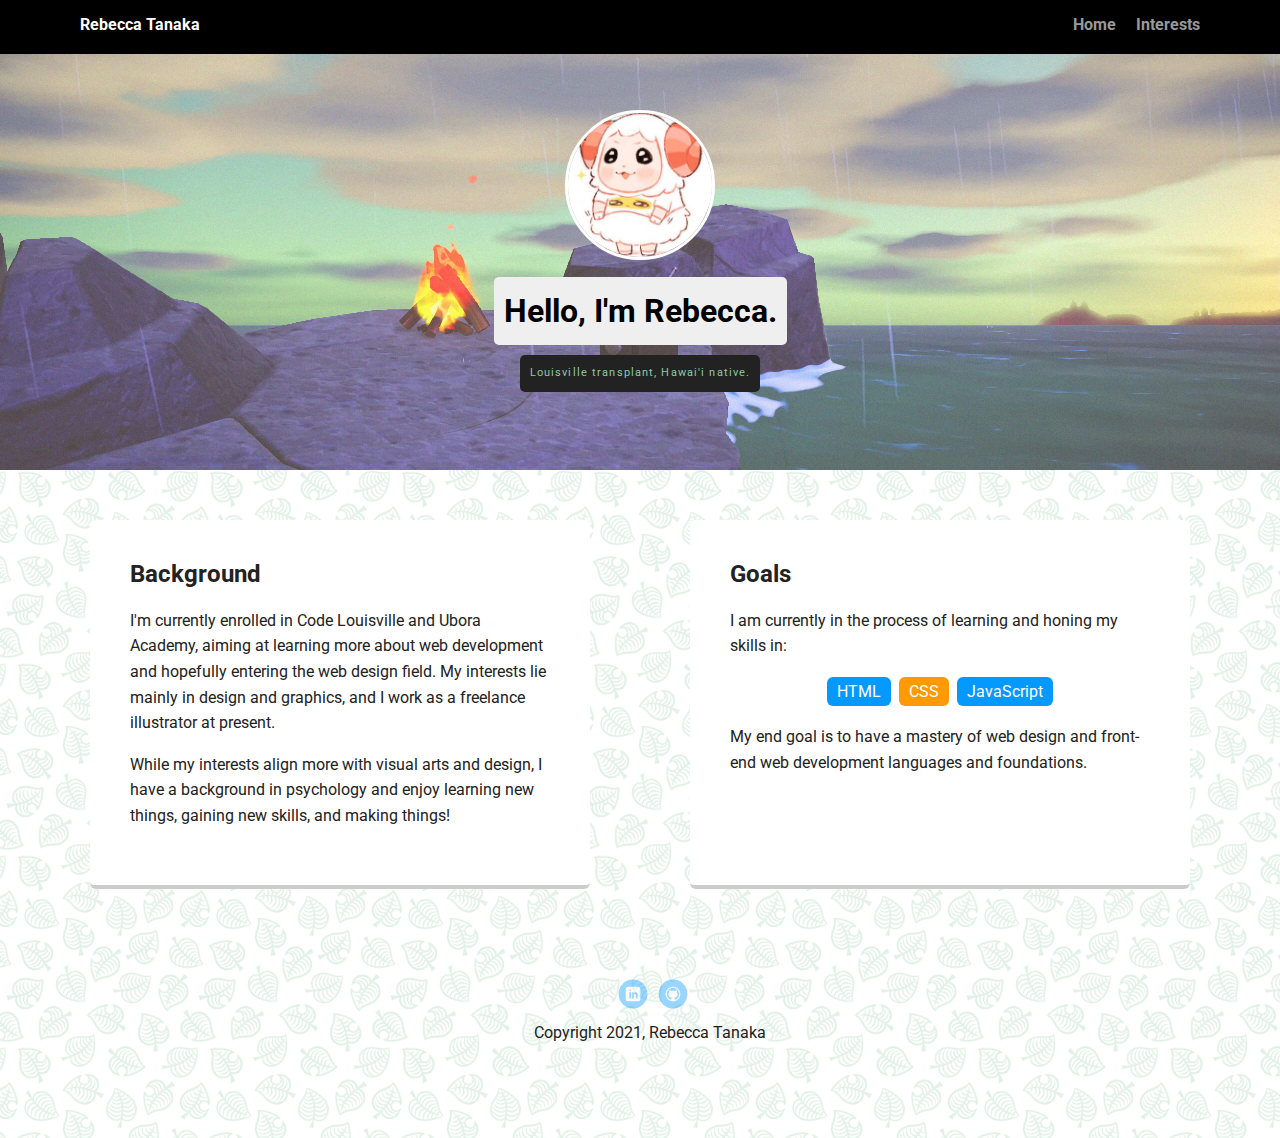
<file: index.html>
<!doctype html>
<html lang="en">
<head>
  <meta charset="utf-8">
  <title>Rebecca Tanaka</title>
  <meta name="viewport" content="width=device-width, initial-scale=1.0">
  <link rel="stylesheet" href="styles.css">
  <link href="https://fonts.googleapis.com/css?family=Muli%7CRoboto:400,300,500,700,900" rel="stylesheet"></head>
  <body>

    <div class="main-nav">
        <ul class="nav">
          <li class="name">Rebecca Tanaka</li>
          <li><a href="index.html">Home</a></li>
          <li><a href="interests.html">Interests</a></li>
        </ul>
    </div>

    <header>
      <img src="images/me.webp" alt="Drawing of Dom from Animal Crossing, used as a stand-in for Rebecca" class="profile-image">
      <h1 class="tag name">Hello, I'm Rebecca.</h1>
      <p class="tag location">Louisville transplant, Hawai'i native.</p>
    </header>

    <main class="flex">
      <div class="card">
        <h2>Background</h2>
        <p>I'm currently enrolled in Code Louisville and Ubora Academy, aiming at learning more about web development and hopefully entering the web design field. My interests lie mainly in design and graphics, and I work as a freelance illustrator at present.</p>
        <p>While my interests align more with visual arts and design, I have a background in psychology and enjoy learning new things, gaining new skills, and making things!</p>
      </div> 

      <div class="card">
        <h2>Goals</h2>
        <p>I am currently in the process of learning and honing my skills in:</p>
        <ul class="skills">
          <li>HTML</li>
          <li>CSS</li>
          <li>JavaScript</li>
        </ul>
        <p>My end goal is to have a mastery of web design and front-end web development languages and foundations.</p>
      </div> 

    </main>
    <footer>
      <ul>
        <li><a href="https://www.linkedin.com/in/rebecca-tanaka-52a782123/" class="social linkedin">LinkedIn</a></li>
        <li><a href="https://github.com/rtanaka96" class="social github">Github</a></li>
      </ul>
      <p class="copyright">Copyright 2021, Rebecca Tanaka</p>
    </footer>
  </body>
  </html>
</file>
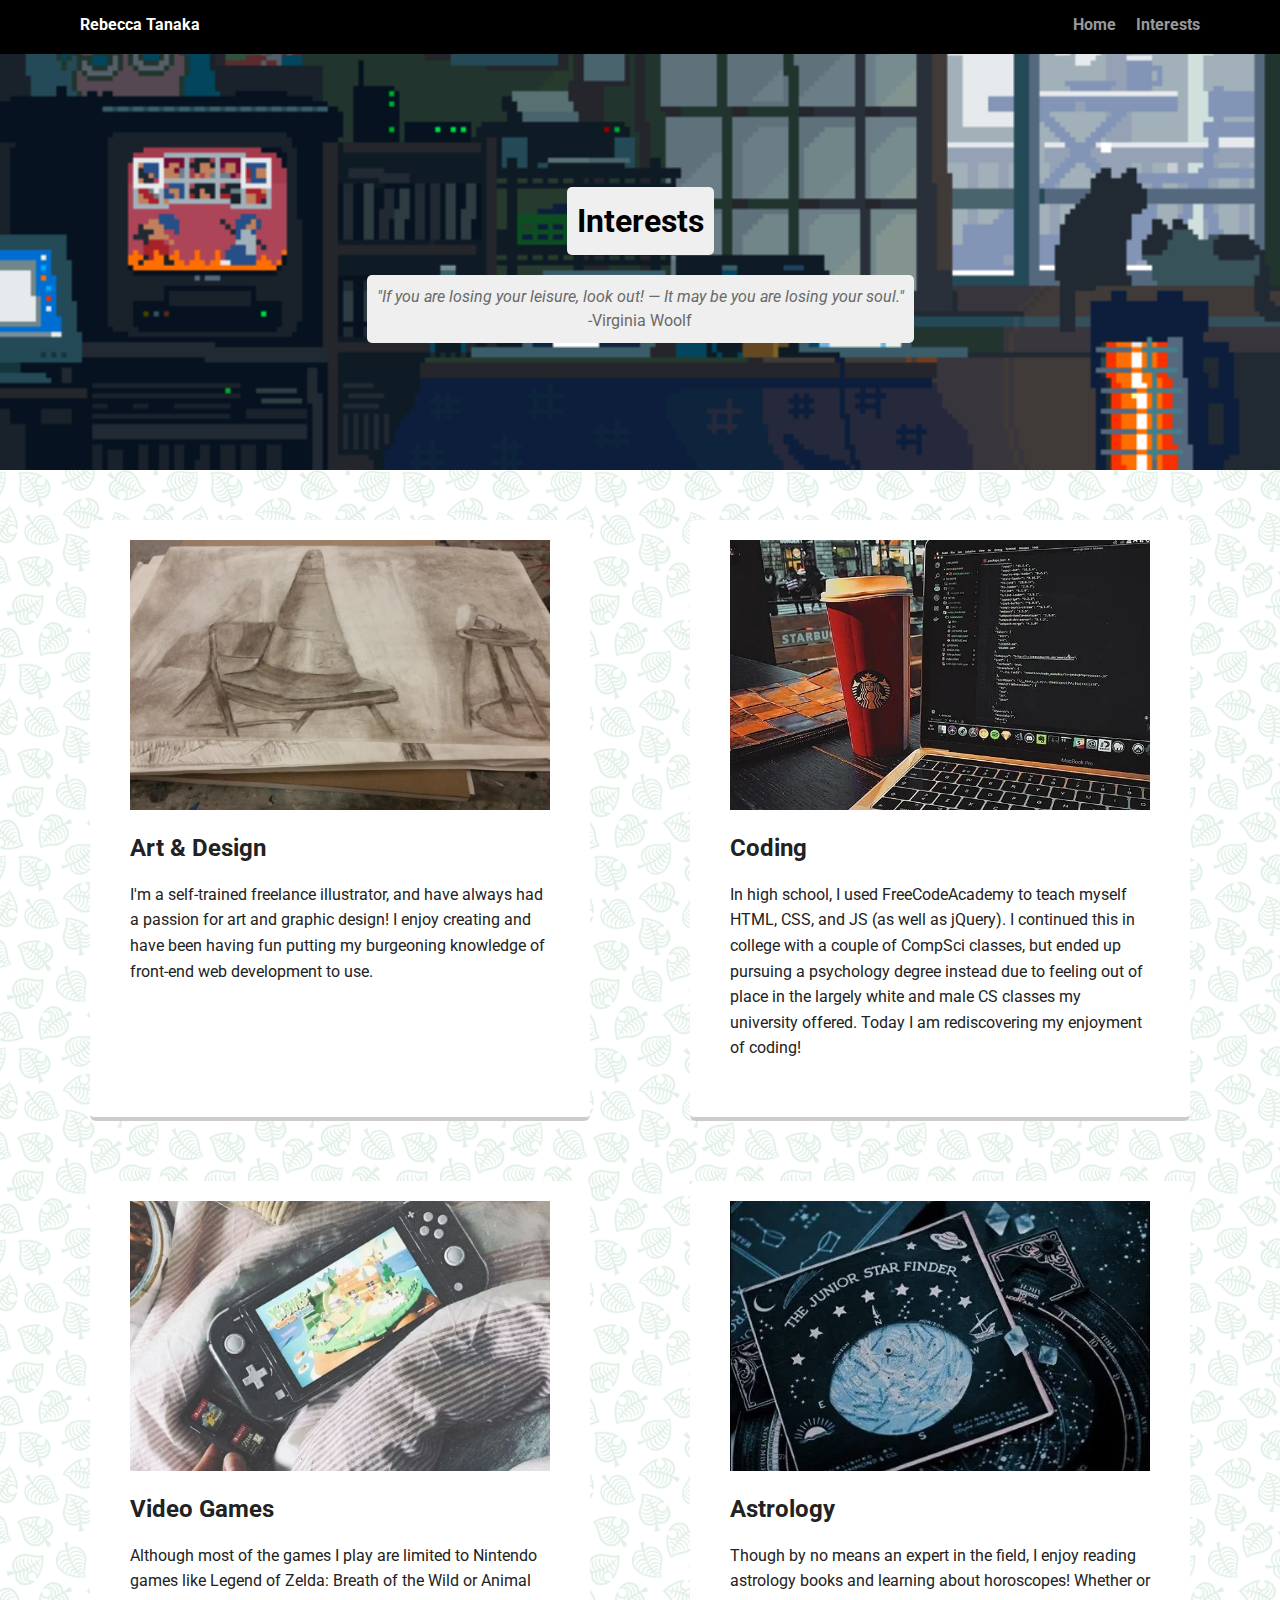
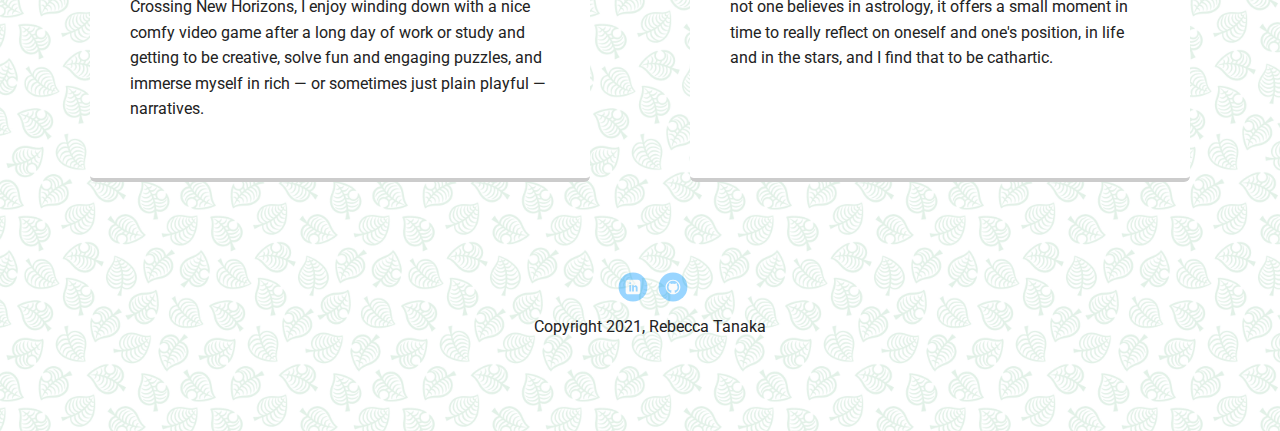
<file: interests.html>
<!doctype html>
<html lang="en">
<head>
  <meta charset="utf-8">
  <title>Rebecca Tanaka</title>
  <meta name="viewport" content="width=device-width, initial-scale=1.0">
  <link rel="stylesheet" href="styles.css">
  <link href="https://fonts.googleapis.com/css?family=Muli%7CRoboto:400,300,500,700,900" rel="stylesheet"></head>
  <body>

    <div class="main-nav">
        <ul class="nav">
          <li class="name">Rebecca Tanaka</li>
          <li><a href="index.html">Home</a></li>
          <li><a href="interests.html">Interests</a></li>
        </ul>
    </div>

    <header id="interestsheader">
      <h1 class="tag name">Interests</h1>
      <p class="tag"><em>"If you are losing your leisure, look out! — It may be you are losing your soul."</em>
        <br>-Virginia Woolf
      </p>
    </header>

    <main class="flex" id="interestsflex">
      <div class="card interestscard">
        <img class="card-img" src="images/art.webp" alt="art done by myself">
        <h2>Art & Design</h2>
        <p>I'm a self-trained freelance illustrator, and have always had a passion for art and graphic design! I enjoy creating and have been having fun putting my burgeoning knowledge of front-end web development to use.</p>
      </div> 
      <div class="card interestscard">
        <img class="card-img" src="images/programming.webp" alt="a laptop screen with a code editor open on a desk with a Starbucks cup next to it">
        <h2>Coding</h2>
        <p>In high school, I used FreeCodeAcademy to teach myself HTML, CSS, and JS (as well as jQuery). I continued this in college with a couple of CompSci classes, but ended up pursuing a psychology degree instead due to feeling out of place in the largely white and male CS classes my university offered. Today I am rediscovering my enjoyment of coding!</p>
      </div>
      <div class="card interestscard">
        <img src="images/gaming.webp" alt="a person playing a Nintendo Switch" class="card-img">
        <h2>Video Games</h2>
        <p>Although most of the games I play are limited to Nintendo games like Legend of Zelda: Breath of the Wild or Animal Crossing New Horizons, I enjoy winding down with a nice comfy video game after a long day of work or study and getting to be creative, solve fun and engaging puzzles, and immerse myself in rich — or sometimes just plain playful — narratives.</p>
      </div>
      <div class="card interestscard">
        <img src="images/astro.webp" alt="a photo of a junior star finder" class="card-img">
        <h2>Astrology</h2>
        <p>Though by no means an expert in the field, I enjoy reading astrology books and learning about horoscopes! Whether or not one believes in astrology, it offers a small moment in time to really reflect on oneself and one's position, in life and in the stars, and I find that to be cathartic.</p>
      </div>
    </main>
    <footer>
      <ul>
        <li><a href="https://www.linkedin.com/in/rebecca-tanaka-52a782123/" class="social linkedin">LinkedIn</a></li>
        <li><a href="https://github.com/rtanaka96" class="social github">Github</a></li>
      </ul>
      <p class="copyright">Copyright 2021, Rebecca Tanaka</p>
    </footer>
  </body>
  </html>
</file>
<file: styles.css>
/* Global Layout Set-up */
* { 
  box-sizing: border-box;
}
  
body {
  margin: 0;
  padding: 0;
  text-align: center;
  font-family: 'Roboto', sans-serif;
  color: #222;
  background:url('images/leaf.webp') repeat;
  background-size:15%;
}
/* Link Styles */

a {
  text-decoration: none;
  color: #999;
}
a:hover {
  color: #8dc9a4;
}

/* Section Styles */

.main-nav {
  width: 100%;
  background: black;
  min-height: 30px;
  padding: 10px;
  position: fixed;
  text-align: center;
}
.nav {
  display: flex;
  justify-content: space-around;
  font-weight: 700;
  list-style-type: none;
  margin: 0 auto;
  padding: 0;
}

.nav .name {
    display: block;
    margin-right: auto;
    color: white;
}
.nav li {
  padding: 5px 10px 10px 10px;
}
.nav a {
  transition: all .5s;
}
.nav a:hover {
  color: white
}

header {
  text-align: center;
  background: url('images/bg.jpg') no-repeat center center ;
  background-size: cover;
  overflow: hidden;
  padding-top: 60px;
}
header {
  line-height: 1.5;
  
}
header .profile-image {
  margin-top: 50px;
  width: 150px;
  height: 150px;
  border-radius: 50%;
  border: 3px solid white;
  transition: all .5s;
  object-fit: cover;
}
header .profile-image:hover {
  transform: scale(1.2) rotate(5deg);
}
.tag {
  background-color: #efefef;
  color: black;
  padding: 10px;
  border-radius: 5px;
  display: table;
  margin: 10px auto;
} 
.location {
  background-color: #222;
  color: #8dc9a4;
  letter-spacing: 0.1em;
  font-size:0.7em;
}
.card {
  margin: 30px;
  padding: 20px 40px 40px;
  max-width: 500px;
  text-align: left;
  background: #fff;
  border-bottom: 4px solid #ccc;
  border-radius: 6px;
  transition: all .5s;
}
.card:hover {
  border-color: #8dc9a4;
}

ul.skills {
  padding: 0;
  text-align: center;
}

.skills li {
  border-radius: 6px;
  display: inline-block;
  background: #ff9904;
  color: white;
  padding: 5px 10px;
  margin: 2px;
}

.skills li:nth-child(odd) {
  background: #0399ff;
}

footer {
  width: 100%;
  min-height: 30px;
  padding: 20px 0 40px 20px;
}

footer .copyright {
  top: -8px;
  font-size: .75em;
}

footer ul {
  list-style-type: none;
  margin: 0;
  padding: 0;
}

footer ul li {
  display: inline-block;
}

a.social {
  display: inline-block;
  text-indent: -9999px;
  margin-left: 5px;
  width: 30px;
  height: 30px;
  background-size: 30px 30px;
  opacity: .4;
  transition: all .5s;
}

a.twitter {
  background-image: url(images/twitter.svg);
}
a.linkedin {
  background-image: url(images/linkedin.svg);
}
a.github {
  background-image: url(images/github.svg);
}
a.social:hover {
  opacity: 1;
}
.clearfix {
  clear: both;
}
#interestsheader {
  display:flex;
  flex-flow:column nowrap;
  justify-content:center;
  background:url('images/interests.gif') bottom center no-repeat;
  background-size: cover;
}
#interestsheader .tag:not(.name) {
  color:#696969;
}
#interestsflex {
  flex-flow:row wrap;
}
.card-img {
  width:100%;
  height:30vh;
  object-fit:cover;
}
.interestscard {
  flex-basis:45%;
}
/* Styles for larger screens */
@media screen and (min-width: 720px) {
  
  .flex {
      display: -ms-flexbox;      /* TWEENER - IE 10 */
      display: flex; 
      max-width: 1200px;
      -ms-flex-pack: distribute;
      justify-content: space-around;
      margin: 0 auto;
  }

  header {
    min-height: 470px;
  }

  .nav {
    max-width: 1200px;
    padding: 0 30px;
  }

  main {
    padding-top: 20px;
  }

  main p {
    line-height: 1.6em;
  }

  footer {
    font-size: 1.3em;
    max-width: 1200px;
    margin: 40px auto;
  }

}
</file>
